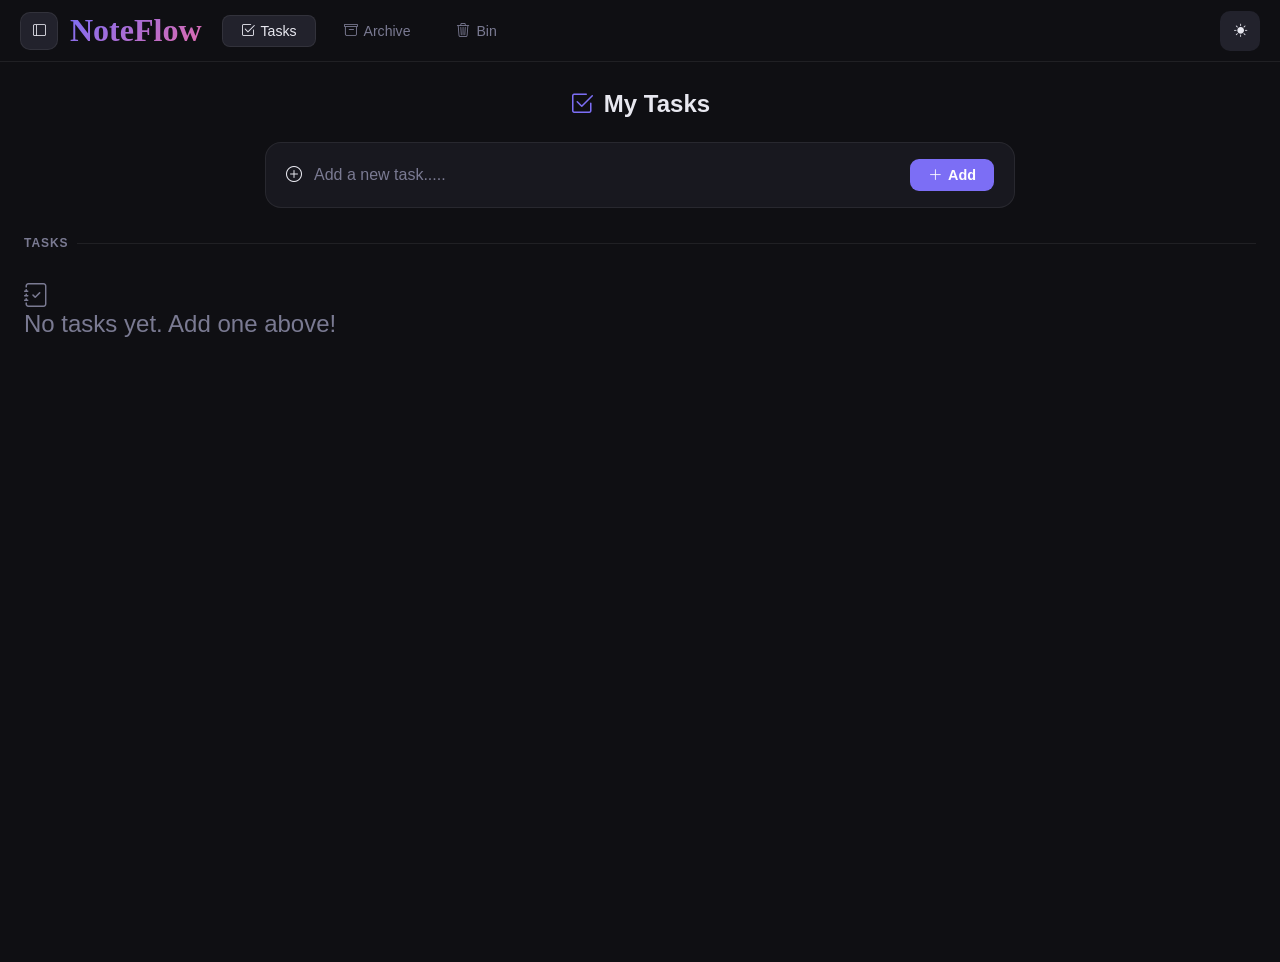
<file: index.html>
<!doctype html>
<html lang="en">
  <head>
    <meta charset="UTF-8" />
    <meta name="viewport" content="width=device-width, initial-scale=1.0" />
    <title>To Do App</title>
    <link
      rel="stylesheet"
      href="https://cdn.jsdelivr.net/npm/bootstrap-icons@1.11.3/font/bootstrap-icons.min.css"
    />
    <link
      rel="stylesheet"
      href="style.css"
    />
  </head>
  <body>
    <nav id="navbar">
      <button id="toggle-sidebar" title="Toggle sidebar">
        <i class="bi bi-layout-sidebar"></i>
      </button>

      <div class="brand">NoteFlow</div>

      <div class="nav-tabs-custom">
        <button class="nav-tab-btn active" data-section="tasks">
          <i class="bi bi-check2-square"></i>
          <span>Tasks</span>
          <span class="tab-count" id="cnt-tasks">0</span>
        </button>

        <button class="nav-tab-btn" data-section="archive">
          <i class="bi bi-archive"></i>
          <span>Archive</span>
          <span class="tab-count" id="cnt-archive">0</span>
        </button>

        <button class="nav-tab-btn" data-section="bin">
          <i class="bi bi-trash3"></i>
          <span>Bin</span>
          <span class="tab-count" id="cnt-bin">0</span>
        </button>
      </div>

      <div id="select-actions">
        <span class="sel-count"> <span id="sel-num">0</span> selected </span>

        <button class="action-btn" id="sel-archive-btn">
          <i class="bi bi-archive"></i> Archive
        </button>

        <button class="action-btn danger" id="sel-delete-btn">
          <i class="bi bi-trash3"></i> Delete
        </button>

        <button class="action-btn" id="sel-cancel-btn">
          <i class="bi bi-x"></i> Cancel
        </button>
      </div>

      <button id="theme-toggle" title="Toggle Theme">
        <i class="bi bi-sun-fill"></i>
      </button>
    </nav>

    <aside id="sidebar">
      <div class="sidebar-label">Views</div>

      <button class="sidebar-btn active" data-section="tasks">
        <i class="bi bi-check2-square"></i>
        Tasks
        <span class="sb-count" id="sb-cnt-tasks">0</span>
      </button>

      <button class="sidebar-btn" data-section="archive">
        <i class="bi bi-archive"></i>
        Archive
        <span class="sb-count" id="sb-cnt-archive">0</span>
      </button>

      <button class="sidebar-btn" data-section="bin">
        <i class="bi bi-trash3"></i>
        Bin
        <span class="sb-count" id="sb-cnt-bin">0</span>
      </button>
    </aside>

    <main id="main">
      <section id="section-tasks" class="section active">
        <div class="section-title">
          <i class="bi bi-check2-square"></i>
          My Tasks
        </div>

        <div id="add-task-bar">
          <i class="bi bi-plus-circle add-icon"></i>

          <input
            type="text"
            id="task-input"
            placeholder="Add a new task....."
          />

          <button id="add-btn">
            <i class="bi bi-plus-lg"></i>
            Add
          </button>
        </div>

        <div id="pinned-section">
          <div class="tasks-row-label">
            <i class="bi bi-pin-fill"></i>
            Pinned
          </div>

          <div class="tasks-grid" id="pinned-grid"></div>
        </div>

        <div id="all-tasks-section">
          <div class="tasks-row-label" id="others-label">Tasks</div>

          <div class="tasks-grid" id="tasks-grid"></div>

          <div id="tasks-empty" class="empty-state">
            <i class="bi bi-journal-check"></i>
            <p>No tasks yet. Add one above!</p>
          </div>
        </div>
      </section>

      <section id="section-archive" class="section">
        <div class="section-title">
          <i class="bi bi-archive"></i>
          Archive
        </div>

        <div class="tasks-grid" id="archive-grid"></div>

        <div id="archive-empty" class="empty-state">
          <i class="bi bi-archive"></i>
          <p>No archived tasks.</p>
        </div>
      </section>

      <section id="section-bin" class="section">
        <div class="section-title">
          <i class="bi bi-trash3"></i>
          Bin
        </div>

        <div class="tasks-grid" id="bin-grid"></div>

        <div id="bin-empty" class="empty-state">
          <i class="bi bi-trash3"></i>
          <p>Bin is empty.</p>
        </div>
      </section>
    </main>

    <div id="expand-overlay"></div>

    <div id="expand-card">
      <button id="popup-close-icon">
        <i class="bi bi-x-lg"></i>
      </button>

      <div class="expand-content">
        <div id="expand-task-text"></div>
      </div>

      <div class="expand-footer popup-actions">
        <button id="close-expand">Close</button>
        <button id="update-task-btn">Update</button>
      </div>
    </div>

    <script src="https://code.jquery.com/jquery-3.7.1.min.js"></script>
    <script src="script.js"></script>
  </body>
</html>
</file>
<file: style.css>
:root {
  --bg: #0f0f13;
  --surface: #18181f;
  --surface2: #22222c;
  --surface3: #2c2c38;
  --border: rgba(255, 255, 255, 0.07);
  --accent: #7c6ef5;
  --accent2: #e06bae;
  --accent3: #52c8a0;
  --text: #e8e8f0;
  --text-muted: #7a7a92;
  --text-soft: #b0b0c8;
  --danger: #f05c7a;
  --warning: #f5a623;
  --sidebar-w: 220px;
  --nav-h: 62px;
  --radius: 16px;
  --radius-sm: 10px;
}

/* LIGHT MODE */
body.light-mode {
  --bg: #f5f7fb;
  --surface: #ffffff;
  --surface2: #eef1f7;
  --surface3: #dde3ee;

  --border: rgba(0, 0, 0, 0.08);

  --accent: #6c5ce7;
  --accent2: #d63384;
  --accent3: #00a878;

  --text: #1f2937;
  --text-muted: #6b7280;
  --text-soft: #374151;

  --danger: #e63946;
  --warning: #ff9800;
}

* {
  margin: 0;
  padding: 0;
  box-sizing: border-box;
}

body {
  font-family: "DM Sans", sans-serif;
  background: var(--bg);
  color: var(--text);
  min-height: 100vh;
  overflow-x: hidden;
}

/* Navbar CSS */
#navbar {
  position: fixed;
  top: 0;
  left: 0;
  right: 0;
  z-index: 100;
  height: var(--nav-h);
  background: var(--bg);
  border-bottom: 1px solid var(--border);
  display: flex;
  align-items: center;
  padding: 0 20px;
  gap: 12px;
}
#toggle-sidebar {
  width: 38px;
  height: 38px;
  background: var(--surface2);
  border: 1px solid var(--border);
  color: var(--text);
  border-radius: 10px;
  display: flex;
  align-items: center;
  justify-content: center;
  cursor: pointer;
  transition: all 0.2s;
  flex-shrink: 0;
}
#toggle-sidebar:hover {
  background: var(--surface3);
}
.brand {
  font-family: "Syne", "sans-serif";
  font-weight: 800;
  font-size: 2rem;
  background: linear-gradient(135deg, var(--accent), var(--accent2));
  -webkit-background-clip: text;
  -webkit-text-fill-color: transparent;
  margin-right: 8px;
}
.nav-tabs-custom {
  display: flex;
  gap: 10px;
  flex: 1;
}
.nav-tab-btn {
  padding: 7px 18px;
  border-radius: 8px;
  border: none;
  background: transparent;
  color: var(--text-muted);
  font-family: "DM Sans", sans-serif;
  font-weight: 500;
  font-size: 0.88rem;
  cursor: pointer;
  transition: all 0.2s;
  display: flex;
  align-items: center;
  gap: 6px;
}
.nav-tab-btn:hover {
  background: var(--surface2);
  color: var(--text-soft);
}
.nav-tab-btn.active {
  background: var(--surface2);
  color: var(--text);
  border: 1px solid var(--border);
}
.tab-count:empty,
.sb-count:empty {
  display: none;
}
.nav-tab-btn .tab-count {
  background: var(--surface3);
  color: var(--text-muted);
  font-size: 0.72rem;
  padding: 1px 6px;
  border-radius: 20px;
  min-width: 20px;
  text-align: center;
}
.nav-tab-btn.active .tab-count {
  background: var(--accent);
  color: #fff;
}

/* Multi-select action bar */
#select-actions {
  display: none;
  gap: 8px;
  margin-left: auto;
}
#select-actions.visible {
  display: flex;
}
.sel-count {
  color: var(--text-muted);
  font-size: 0.88rem;
  align-self: center;
  margin-right: 4px;
}
.action-btn {
  padding: 6px 14px;
  border-radius: 8px;
  font-size: 0.85rem;
  font-weight: 500;
  cursor: pointer;
  border: 1px solid var(--border);
  background: var(--surface2);
  color: var(--text-soft);
  transition: all 0.18s;
  display: flex;
  align-items: center;
  gap: 5px;
}
.action-btn:hover {
  background: var(--surface3);
  color: var(--text);
}
.action-btn.danger {
  border-color: rgba(240, 92, 122, 0.3);
  color: var(--danger);
}
.action-btn.danger:hover {
  background: rgba(240, 92, 122, 0.12);
}

/* THEME BUTTON */

#theme-toggle {
  width: 40px;
  height: 40px;
  border: none;
  border-radius: 10px;
  background: var(--surface2);
  color: var(--text);
  cursor: pointer;
  display: flex;
  align-items: center;
  justify-content: center;
  transition: 0.2s;
  flex-shrink: 0;
}

#theme-toggle:hover {
  background: var(--surface3);
}

/* Sidebar CSS */
#sidebar {
  position: fixed;
  top: var(--nav-h);
  left: 0;
  bottom: 0;
  width: var(--sidebar-w);
  background: var(--surface);
  border-right: 1px solid var(--border);
  z-index: 90;
  transform: translateX(-100%);
  transition: transform 0.3s cubic-bezier(0.4, 0, 0.2, 1);
  padding: 20px 12px;
  display: flex;
  flex-direction: column;
  gap: 4px;
}
#sidebar.open {
  transform: translateX(0);
}
.sidebar-label {
  font-size: 0.7rem;
  font-weight: 600;
  letter-spacing: 0.1em;
  color: var(--text-muted);
  padding: 4px 10px 8px;
  text-transform: uppercase;
}
.sidebar-btn {
  display: flex;
  align-items: center;
  gap: 10px;
  padding: 10px 12px;
  border-radius: 10px;
  color: var(--text-soft);
  font-size: 0.9rem;
  font-weight: 500;
  cursor: pointer;
  border: none;
  background: transparent;
  width: 100%;
  text-align: left;
  transition: all 0.18s;
}
.sidebar-btn i {
  font-size: 1rem;
  width: 20px;
  text-align: center;
}
.sidebar-btn:hover {
  background: var(--surface2);
  color: var(--text);
}
.sidebar-btn.active {
  background: rgba(124, 110, 245, 0.15);
  color: var(--accent);
}
.sidebar-btn .sb-count {
  margin-left: auto;
  font-size: 0.75rem;
  background: var(--surface3);
  color: var(--text-muted);
  padding: 1px 7px;
  border-radius: 20px;
}

/* Main Content CSS */
#main {
  margin-top: var(--nav-h);
  padding: 28px 24px;
  transition: margin-left 0.3s cubic-bezier(0.4, 0, 0.2, 1);
  min-height: calc(100vh - var(--nav-h));
}
#main.sidebar-open {
  margin-left: var(--sidebar-w);
}
.section {
  display: none;
}
.section.active {
  display: block;
}
.section-title {
  justify-content: center;
  font-family: "Syne", sans-serif;
  font-weight: 700;
  font-size: 1.5rem;
  margin-bottom: 24px;
  color: var(--text);
  display: flex;
  align-items: center;
  gap: 10px;
}
.section-title i {
  color: var(--accent);
}
.empty-state {
  font-size: 1.5rem;
  color: var(--text-muted);
}

/* Task-Bar CSS */
#add-task-bar {
  background: var(--surface);
  border: 1px solid var(--border);
  border-radius: var(--radius);
  padding: 16px 20px;
  display: flex;
  align-items: center;
  gap: 12px;
  margin: 0 auto 28px;
  transition: border-color 0.2s;

  width: 100%;
  max-width: 750px;
}
#add-task-bar:focus-within {
  border-color: var(--accent);
}
#task-input {
  flex: 1;
  background: transparent;
  border: none;
  color: var(--text);
  font-family: "DM Sans", sans-serif;
  font-size: 1rem;
  outline: none;
}
#task-input::placeholder {
  color: var(--text-muted);
}
#add-btn {
  background: var(--accent);
  border: none;
  color: #fff;
  padding: 8px 18px;
  border-radius: 9px;
  font-weight: 600;
  font-size: 0.9rem;
  cursor: pointer;
  transition: all 0.18s;
  display: flex;
  align-items: center;
  gap: 6px;
  white-space: nowrap;
}
#add-btn:hover {
  background: #6a5ce0;
  transform: translateY(-1px);
}
/* ─── GRID ROWS ─── */
.tasks-row-label {
  font-size: 0.75rem;
  font-weight: 600;
  letter-spacing: 0.08em;
  color: var(--text-muted);
  text-transform: uppercase;
  margin-bottom: 12px;
  margin-top: 8px;
  display: flex;
  align-items: center;
  gap: 8px;
}
.tasks-row-label::after {
  content: "";
  flex: 1;
  height: 1px;
  background: var(--border);
}

.tasks-grid {
  display: grid;
  grid-template-columns: repeat(3, 1fr);
  gap: 14px;
  margin-bottom: 20px;
}

/* Task Card CSS */
.task-card {
  background: var(--surface);
  border: 1px solid var(--border);
  border-radius: var(--radius);
  padding: 35px;
  position: relative;
  transition:
    transform 0.2s,
    box-shadow 0.2s,
    border-color 0.2s;
  cursor: default;
  word-break: break-word;
  min-height: 120px;
  display: flex;
  flex-direction: column;
}
.task-card:hover {
  transform: translateY(-2px);
  box-shadow: 0 8px 10px rgba(0, 0, 0, 0.3);
}
.task-card.selected {
  border-color: var(--accent);
  box-shadow: 0 0 0 2px rgba(124, 110, 245, 0.25);
}
.card-select-check {
  position: absolute;
  top: 10px;
  left: 10px;
  width: 20px;
  height: 20px;
  border-radius: 6px;
  border: 2px solid var(--border);
  background: var(--surface2);
  cursor: pointer;
  display: flex;
  align-items: center;
  justify-content: center;
  transition: all 0.15s;
  color: var(--text);
  z-index: 2;
}
.task-card.selected .card-select-check {
  background: var(--accent);
  border-color: var(--accent);
}

.card-body-text {
  flex: 1;
  font-size: 1.2rem;
  line-height: 1.55;
  color: inherit;
  padding-top: 2px;
  padding-left: 28px;
}

.card-actions {
  display: none;
  gap: 4px;
  margin-top: 12px;
  justify-content: flex-end;
}
.task-card:hover .card-actions {
  display: flex;
}

.card-btn {
  width: 30px;
  height: 30px;
  border-radius: 8px;
  border: none;
  background: var(--surface2);
  color: var(--text-muted);
  display: flex;
  align-items: center;
  justify-content: center;
  cursor: pointer;
  font-size: 0.85rem;
  transition: all 0.15s;
}
.card-btn:hover {
  background: var(--surface3);
  color: var(--text);
}
.card-btn.pin-active {
  color: blue;
  background: rgba(245, 200, 66, 0.12);
}
.card-btn.danger:hover {
  color: var(--danger);
  background: rgba(240, 92, 122, 0.12);
}
.card-btn.warning:hover {
  color: var(--warning);
  background: rgba(233, 233, 114, 0.12);
}

.pin-indicator {
  position: absolute;
  top: 10px;
  right: 10px;
  color: blue;
  font-size: 1.2rem;
  opacity: 0.8;
}

/* POPUP */

#expand-overlay {
  position: fixed;
  inset: 0;
  background: rgba(0, 0, 0, 0.5);
  opacity: 0;
  visibility: hidden;
  transition: 0.25s;
  z-index: 200;
}

#expand-overlay.show {
  opacity: 1;
  visibility: visible;
}

#expand-card {
  position: fixed;
  z-index: 201;
  background: var(--surface);
  border-radius: 18px;
  overflow: hidden;
  opacity: 0;
  visibility: hidden;
  transition:
    width 0.28s,
    height 0.28s,
    top 0.28s,
    left 0.28s,
    opacity 0.25s;

  display: flex;
  flex-direction: column;
}

#expand-card.open {
  opacity: 1;
  visibility: visible;
}

/* CLOSE ICON */

#popup-close-icon {
  position: absolute;
  top: 14px;
  right: 14px;
  width: 38px;
  height: 38px;
  border: none;
  border-radius: 10px;
  background: var(--surface2);
  color: var(--text);
  cursor: pointer;
}

/* CONTENT */

.expand-content {
  flex: 1;
  padding: 60px 24px 24px 50px;
  overflow-y: auto;
}

#expand-task-text {
  line-height: 1.8;
  white-space: pre-wrap;
  font-size: 1.5rem;
}

/* FOOTER */
.expand-footer {
  height: 70px;
  border-top: 1px solid var(--border);
  display: flex;
  align-items: center;
  justify-content: flex-end;
  padding: 0 16px;
  gap: 10px;
}

.expand-footer button {
  height: 40px;
  border: none;
  border-radius: 10px;
  padding: 0 18px;
  cursor: pointer;
}

#update-task-btn {
  background: var(--accent);
  color: white;
}
#expand-task-text[contenteditable="true"] {
  background: var(--surface2);
  border-radius: 12px;
  padding: 14px;
  outline: 2px solid var(--accent);
}
/* ─── COLOR PICKER POPUP ─── */
.color-popup {
  position: absolute;
  bottom: 70px;
  right: 20px;
  background: var(--surface2);
  border: 1px solid var(--border);
  border-radius: 12px;
  padding: 10px;
  display: none;
  gap: 7px;
  flex-wrap: wrap;
  z-index: 50;
  width: 148px;
  box-shadow: 0 10px 30px rgba(0, 0, 0, 0.4);
}
.color-popup.open {
  display: flex;
}
.color-dot {
  width: 26px;
  height: 26px;
  border-radius: 50%;
  cursor: pointer;
  border: 2px solid transparent;
  transition:
    transform 0.15s,
    border-color 0.15s;
}
.color-dot:hover {
  transform: scale(1.15);
  border-color: rgba(255, 255, 255, 0.4);
}
.color-dot.active {
  border-color: #fff;
}

/* Task Colors */
.task-card.yellow {
  background: #4b4320;
  color: #ffe08a;
}

.task-card.green {
  background: #1f3b2d;
  color: #b8ffe2;
}

.task-card.blue {
  background: #1f3247;
  color: #cfe7ff;
}

.task-card.pink {
  background: #4a2538;
  color: #ffd2e6;
}

.task-card.purple {
  background: #35284d;
  color: #e3d7ff;
}

.task-card.red {
  background: #4a2328;
  color: #ffd1d8;
}
/* Color Dots */

.color-dot.default {
  background: var(--surface2);
  border: 1px solid white;
}
.color-dot.yellow {
  background: #f5c842;
}

.color-dot.green {
  background: #52c8a0;
}

.color-dot.blue {
  background: #5aa9ff;
}

.color-dot.pink {
  background: #ff78b2;
}

.color-dot.purple {
  background: #9b7cff;
}

.color-dot.red {
  background: #f05c7a;
}

/* ─── BIN CARD EXTRAS ─── */
.bin-badge {
  font-size: 0.7rem;
  background: rgba(240, 92, 122, 0.15);
  color: var(--danger);
  padding: 2px 8px;
  border-radius: 20px;
  margin-left: 20px;
  margin-bottom: 8px;
  display: inline-block;
}

/* ─── ARCHIVE BADGE ─── */
.archive-badge {
  font-size: 0.7rem;
  background: rgba(82, 200, 160, 0.12);
  color: var(--accent3);
  padding: 2px 8px;
  border-radius: 20px;
  margin-left: 20px;
  margin-bottom: 8px;
  display: inline-block;
}

/* ─── RESPONSIVE ─── */
@media (max-width: 768px) {
  body {
    overflow-x: hidden;
  }
  #navbar {
    gap: 8px;
  }
  .brand {
    font-size: 1.4rem;
  }
  .nav-tab-btn {
    padding: 6px 10px;
  }
  #theme-toggle {
    width: 36px;
    height: 36px;
    flex-shrink: 0;
  }
  #sidebar {
    width: 260px;
    z-index: 300;
  }

  #main.sidebar-open {
    margin-left: 0;
  }

  #select-actions {
    position: absolute;
    top: var(--nav-h);
    left: 0;
    right: 0;
    background: var(--surface);
    border-bottom: 1px solid var(--border);
    padding: 10px;
    z-index: 999;
    justify-content: center;
    gap: 6px;
  }

  .sel-count {
    width: 100%;
    text-align: center;
    margin-bottom: 6px;
  }

  .action-btn {
    font-size: 0.75rem;
    padding: 6px 10px;
  }
  body.select-mode {
    padding-top: 50px;
  }
  .tasks-grid {
    grid-template-columns: repeat(2, 1fr);
  }
}
@media (max-width: 560px) {
  .tasks-grid {
    grid-template-columns: 1fr;
  }
  #main {
    padding: 18px 14px;
  }
  .nav-tab-btn span {
    display: none;
  }
}
</file>
